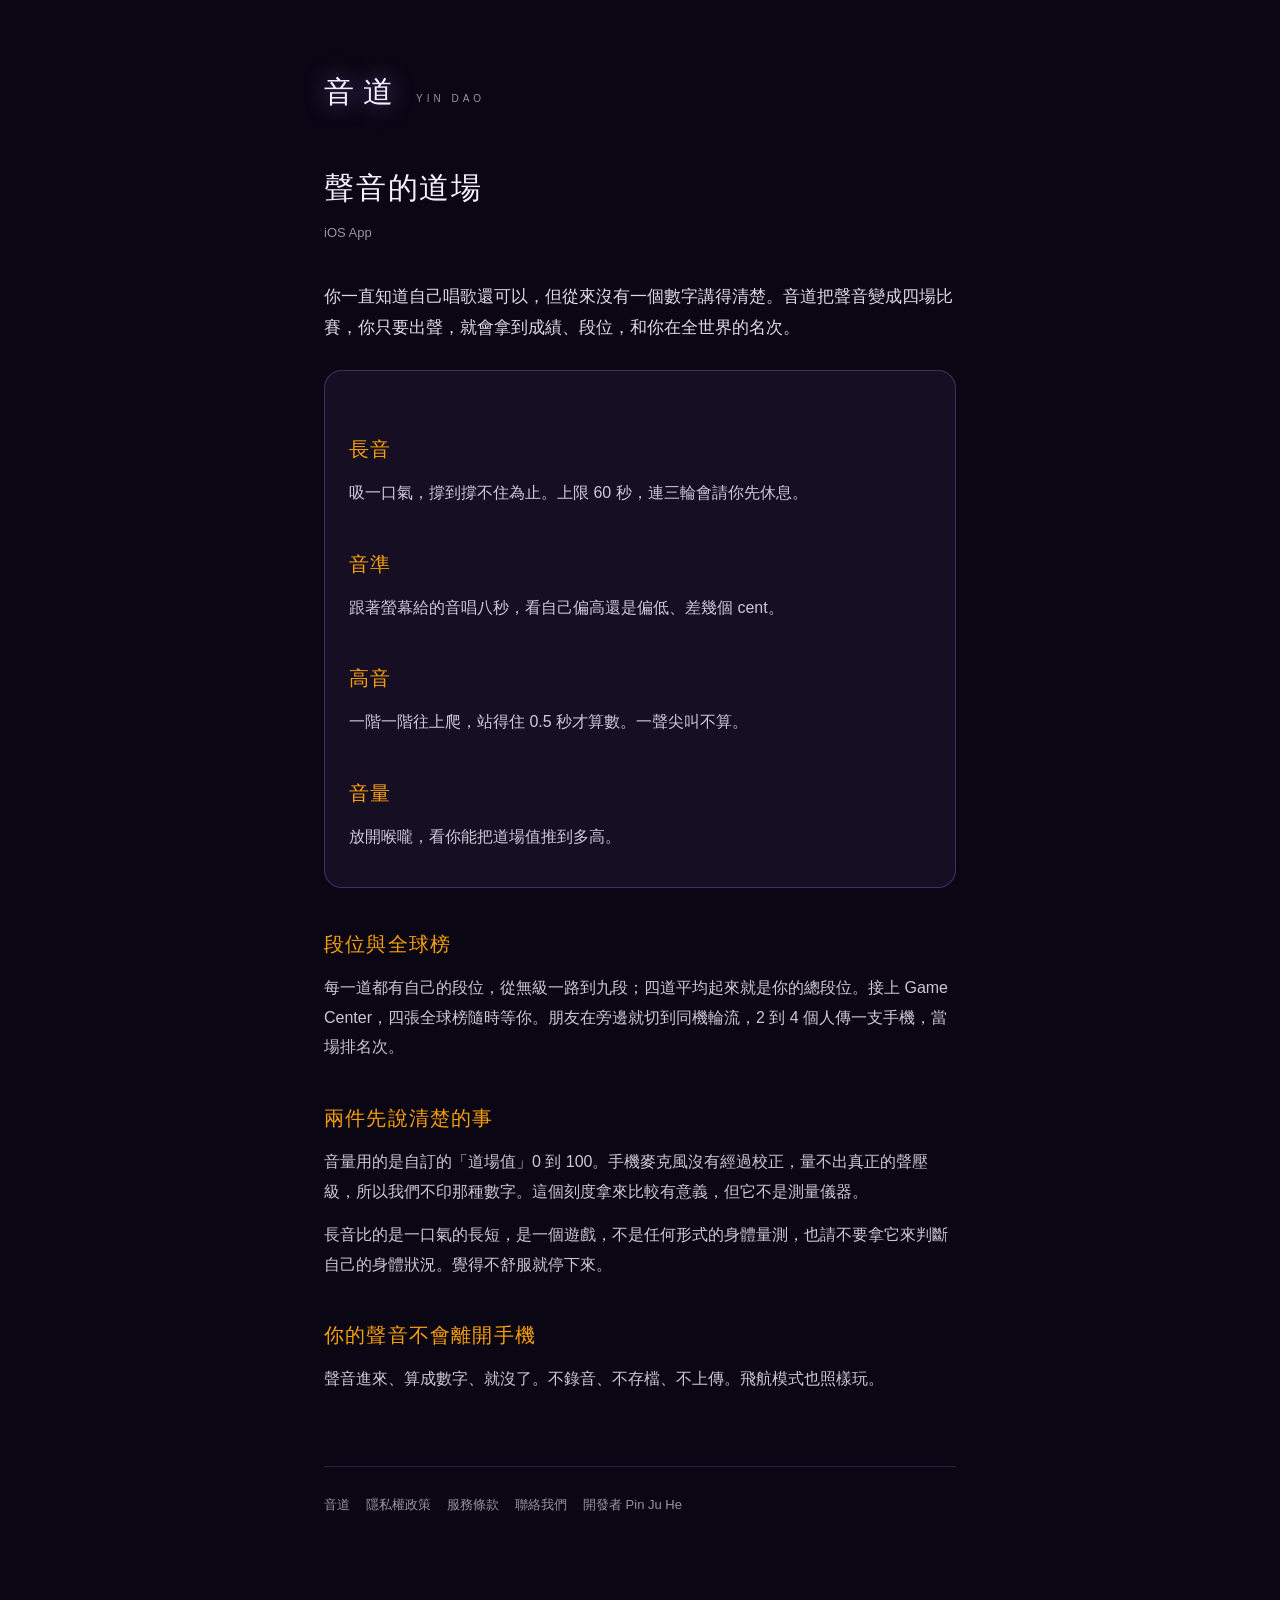
<file: index.html>
<!doctype html>
<html lang="zh-Hant">
<head>
<meta charset="utf-8">
<meta name="viewport" content="width=device-width,initial-scale=1">
<title>聲音的道場｜音道</title>
<meta name="description" content="一口氣能唱多久、唱得多準、能唱多高、能唱多大聲。四道競技、段位與全球榜。">
<meta property="og:title" content="聲音的道場｜音道">
<meta property="og:description" content="一口氣能唱多久、唱得多準、能唱多高、能唱多大聲。四道競技、段位與全球榜。">
<meta property="og:type" content="website">
<link rel="icon" href="./favicon.png" type="image/png">
<link rel="apple-touch-icon" href="./apple-touch-icon.png">
<link rel="canonical" href="https://clarkher.github.io/yin-dao-site/">
<link rel="stylesheet" href="./style.css">
</head>
<body><div class="wrap">
<header><span class="mark">音道</span><span class="lat">YIN DAO</span></header>
<h1>聲音的道場</h1>
<p class="updated">iOS App</p>
<p class="lead">你一直知道自己唱歌還可以，但從來沒有一個數字講得清楚。音道把聲音變成四場比賽，你只要出聲，就會拿到成績、段位，和你在全世界的名次。</p>
<div class="card">
<h2>長音</h2><p>吸一口氣，撐到撐不住為止。上限 60 秒，連三輪會請你先休息。</p>
<h2>音準</h2><p>跟著螢幕給的音唱八秒，看自己偏高還是偏低、差幾個 cent。</p>
<h2>高音</h2><p>一階一階往上爬，站得住 0.5 秒才算數。一聲尖叫不算。</p>
<h2>音量</h2><p>放開喉嚨，看你能把道場值推到多高。</p>
</div>
<h2>段位與全球榜</h2>
<p>每一道都有自己的段位，從無級一路到九段；四道平均起來就是你的總段位。接上 Game Center，四張全球榜隨時等你。朋友在旁邊就切到同機輪流，2 到 4 個人傳一支手機，當場排名次。</p>
<h2>兩件先說清楚的事</h2>
<p>音量用的是自訂的「道場值」0 到 100。手機麥克風沒有經過校正，量不出真正的聲壓級，所以我們不印那種數字。這個刻度拿來比較有意義，但它不是測量儀器。</p>
<p>長音比的是一口氣的長短，是一個遊戲，不是任何形式的身體量測，也請不要拿它來判斷自己的身體狀況。覺得不舒服就停下來。</p>
<h2>你的聲音不會離開手機</h2>
<p>聲音進來、算成數字、就沒了。不錄音、不存檔、不上傳。飛航模式也照樣玩。</p>
<footer><a href="./index.html">音道</a><a href="./privacy.html">隱私權政策</a><a href="./terms.html">服務條款</a><a href="./contact.html">聯絡我們</a><span>開發者 Pin Ju He</span></footer>
</div></body></html>
</file>
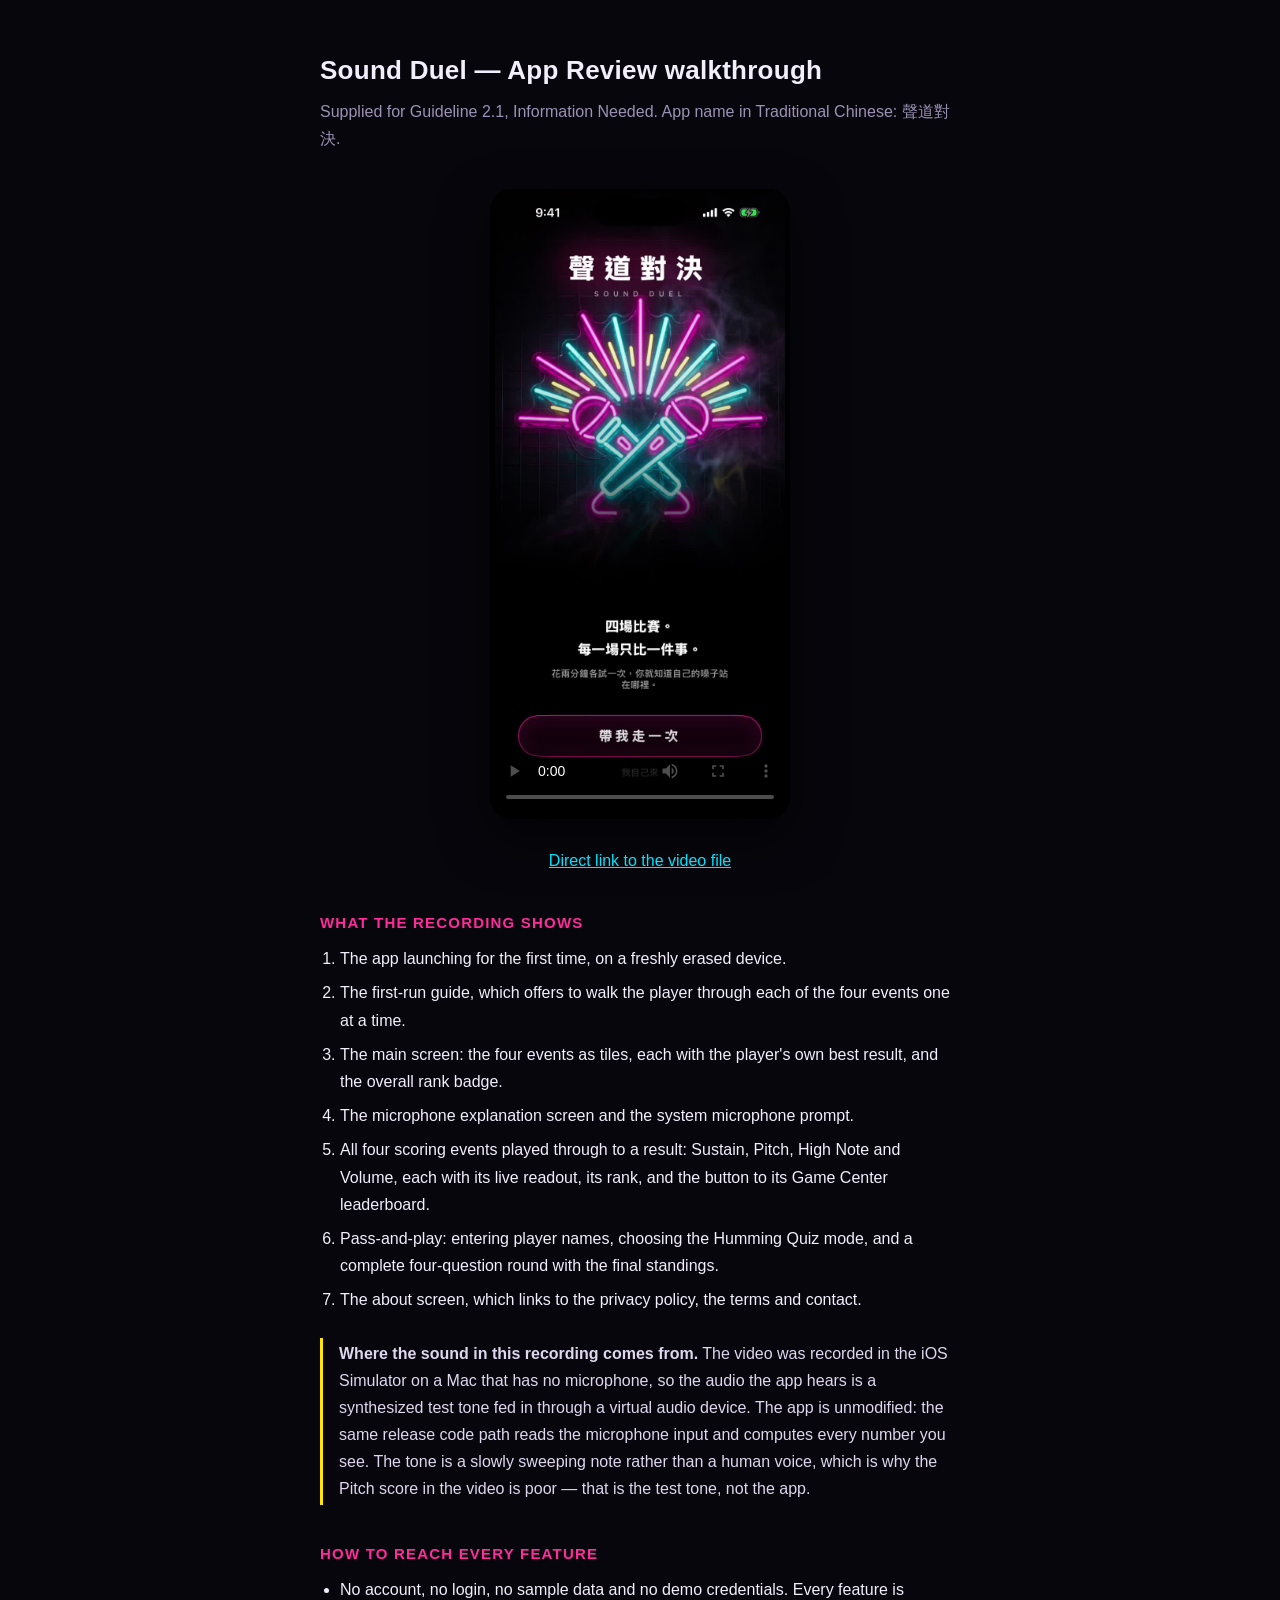
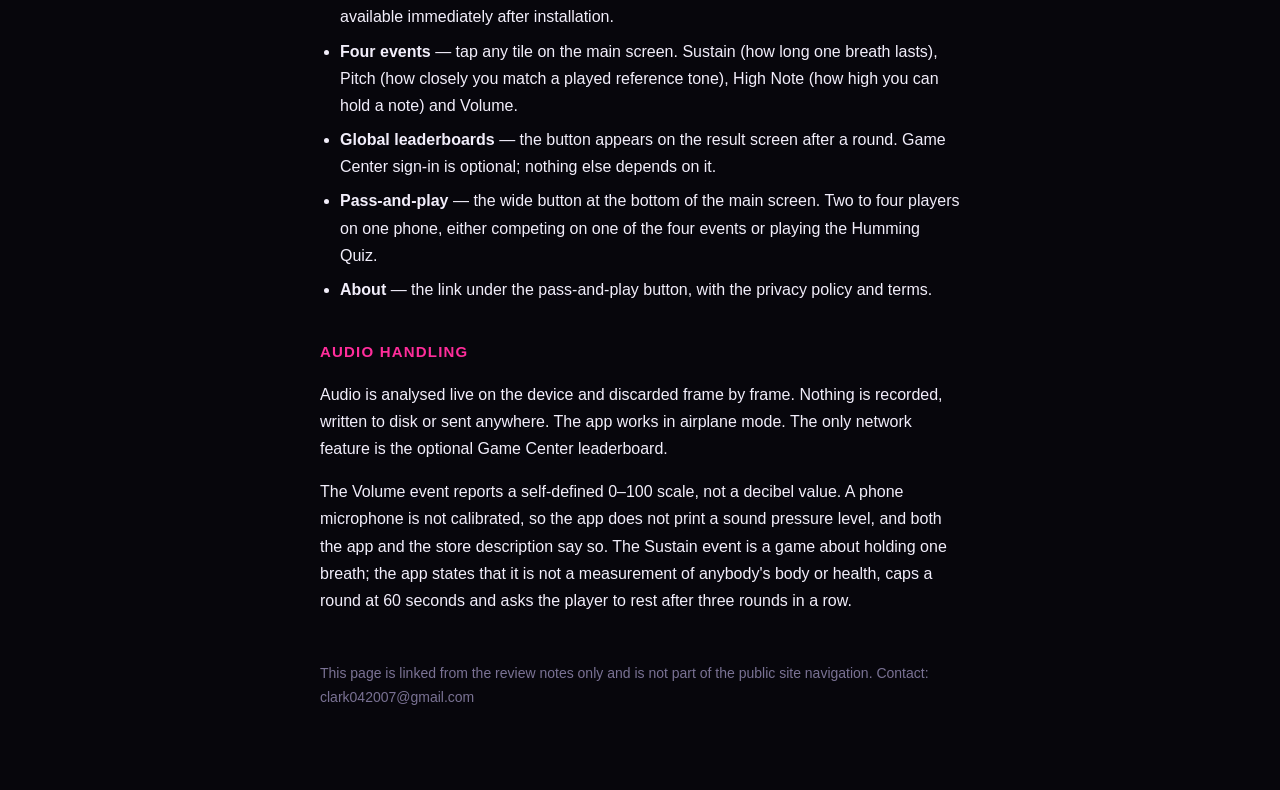
<file: review/index.html>
<!doctype html>
<html lang="en">
<head>
<meta charset="utf-8">
<meta name="viewport" content="width=device-width, initial-scale=1">
<meta name="robots" content="noindex, nofollow">
<link rel="icon" href="../favicon.png">
<title>Sound Duel — App Review walkthrough</title>
<style>
  :root { color-scheme: dark; }
  body {
    margin: 0;
    padding: 48px 20px 80px;
    background: #07060c;
    color: #f2eefb;
    font: 16px/1.7 -apple-system, BlinkMacSystemFont, "Segoe UI", Roboto, sans-serif;
  }
  main { max-width: 640px; margin: 0 auto; }
  h1 { font-size: 26px; margin: 0 0 6px; letter-spacing: .01em; }
  .sub { color: #9b93b5; margin: 0 0 36px; }
  video {
    width: 100%; max-width: 300px; max-height: 70vh; display: block;
    margin: 0 auto 28px; border-radius: 22px; background: #000;
    box-shadow: 0 18px 50px rgba(0,0,0,.6);
  }
  h2 { font-size: 15px; letter-spacing: .08em; text-transform: uppercase;
       color: #ff2d9b; margin: 36px 0 10px; }
  ol, ul { padding-left: 20px; margin: 0; }
  li { margin-bottom: 7px; }
  .note { border-left: 3px solid #ffe500; padding: 2px 0 2px 16px;
          color: #ded7ee; margin: 24px 0; }
  a { color: #00e5ff; }
  footer { margin-top: 48px; color: #7a7294; font-size: 14px; }
</style>
</head>
<body>
<main>
  <h1>Sound Duel — App Review walkthrough</h1>
  <p class="sub">Supplied for Guideline 2.1, Information Needed. App name in Traditional Chinese: 聲道對決.</p>

  <video controls playsinline preload="metadata" poster="poster.jpg"
         src="walkthrough.mp4"></video>
  <p style="text-align:center"><a href="walkthrough.mp4">Direct link to the video file</a></p>

  <h2>What the recording shows</h2>
  <ol>
    <li>The app launching for the first time, on a freshly erased device.</li>
    <li>The first-run guide, which offers to walk the player through each of the
        four events one at a time.</li>
    <li>The main screen: the four events as tiles, each with the player's own
        best result, and the overall rank badge.</li>
    <li>The microphone explanation screen and the system microphone prompt.</li>
    <li>All four scoring events played through to a result: Sustain, Pitch,
        High Note and Volume, each with its live readout, its rank, and the
        button to its Game Center leaderboard.</li>
    <li>Pass-and-play: entering player names, choosing the Humming Quiz mode,
        and a complete four-question round with the final standings.</li>
    <li>The about screen, which links to the privacy policy, the terms and
        contact.</li>
  </ol>

  <div class="note">
    <strong>Where the sound in this recording comes from.</strong>
    The video was recorded in the iOS Simulator on a Mac that has no microphone,
    so the audio the app hears is a synthesized test tone fed in through a
    virtual audio device. The app is unmodified: the same release code path
    reads the microphone input and computes every number you see. The tone is a
    slowly sweeping note rather than a human voice, which is why the Pitch score
    in the video is poor &mdash; that is the test tone, not the app.
  </div>

  <h2>How to reach every feature</h2>
  <ul>
    <li>No account, no login, no sample data and no demo credentials. Every
        feature is available immediately after installation.</li>
    <li><strong>Four events</strong> — tap any tile on the main screen. Sustain
        (how long one breath lasts), Pitch (how closely you match a played
        reference tone), High Note (how high you can hold a note) and Volume.</li>
    <li><strong>Global leaderboards</strong> — the button appears on the result
        screen after a round. Game Center sign-in is optional; nothing else
        depends on it.</li>
    <li><strong>Pass-and-play</strong> — the wide button at the bottom of the
        main screen. Two to four players on one phone, either competing on one
        of the four events or playing the Humming Quiz.</li>
    <li><strong>About</strong> — the link under the pass-and-play button, with
        the privacy policy and terms.</li>
  </ul>

  <h2>Audio handling</h2>
  <p>
    Audio is analysed live on the device and discarded frame by frame. Nothing
    is recorded, written to disk or sent anywhere. The app works in airplane
    mode. The only network feature is the optional Game Center leaderboard.
  </p>
  <p>
    The Volume event reports a self-defined 0&ndash;100 scale, not a decibel
    value. A phone microphone is not calibrated, so the app does not print a
    sound pressure level, and both the app and the store description say so.
    The Sustain event is a game about holding one breath; the app states that it
    is not a measurement of anybody's body or health, caps a round at 60 seconds
    and asks the player to rest after three rounds in a row.
  </p>

  <footer>
    This page is linked from the review notes only and is not part of the public
    site navigation. Contact: clark042007@gmail.com
  </footer>
</main>
</body>
</html>
</file>
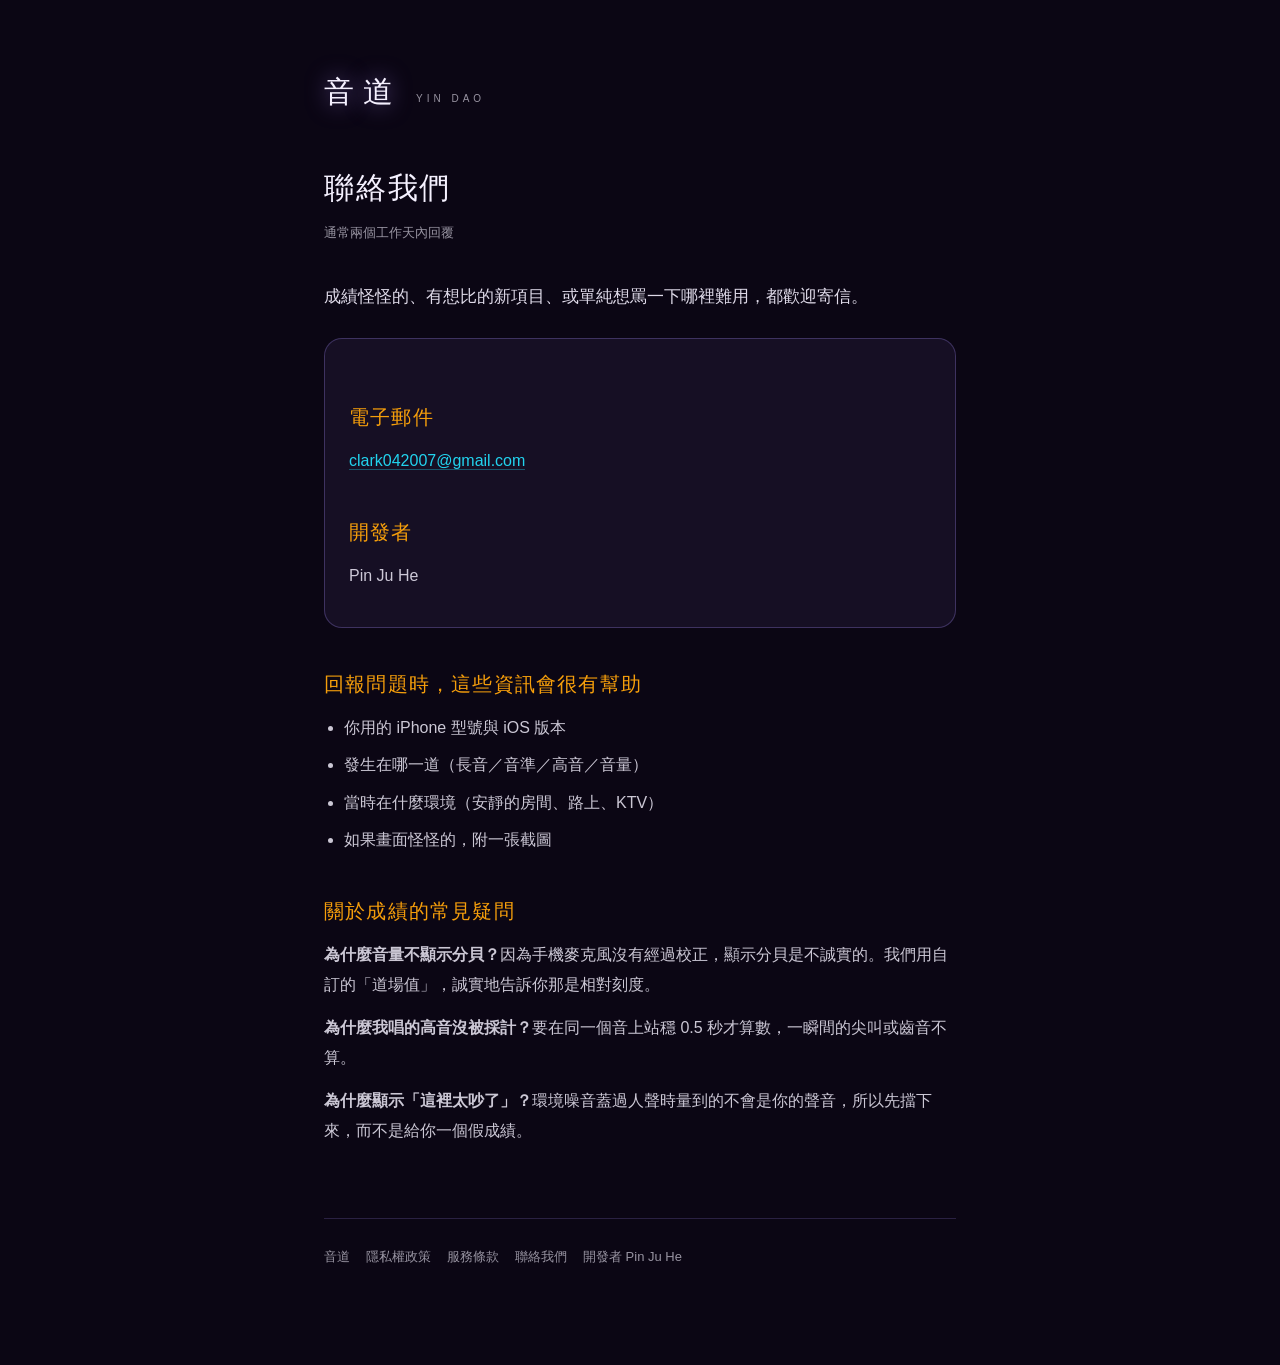
<file: contact.html>
<!doctype html>
<html lang="zh-Hant">
<head>
<meta charset="utf-8">
<meta name="viewport" content="width=device-width,initial-scale=1">
<title>聯絡我們｜音道</title>
<meta name="description" content="音道的意見回饋、問題回報與合作聯絡方式。">
<meta property="og:title" content="聯絡我們｜音道">
<meta property="og:description" content="音道的意見回饋、問題回報與合作聯絡方式。">
<meta property="og:type" content="website">
<link rel="icon" href="./favicon.png" type="image/png">
<link rel="apple-touch-icon" href="./apple-touch-icon.png">
<link rel="canonical" href="https://clarkher.github.io/yin-dao-site/contact.html">
<link rel="stylesheet" href="./style.css">
</head>
<body><div class="wrap">
<header><span class="mark">音道</span><span class="lat">YIN DAO</span></header>
<h1>聯絡我們</h1>
<p class="updated">通常兩個工作天內回覆</p>
<p class="lead">成績怪怪的、有想比的新項目、或單純想罵一下哪裡難用，都歡迎寄信。</p>
<div class="card">
<h2>電子郵件</h2>
<p><a href="mailto:clark042007@gmail.com">clark042007@gmail.com</a></p>
<h2>開發者</h2>
<p>Pin Ju He</p>
</div>
<h2>回報問題時，這些資訊會很有幫助</h2>
<ul>
<li>你用的 iPhone 型號與 iOS 版本</li>
<li>發生在哪一道（長音／音準／高音／音量）</li>
<li>當時在什麼環境（安靜的房間、路上、KTV）</li>
<li>如果畫面怪怪的，附一張截圖</li>
</ul>
<h2>關於成績的常見疑問</h2>
<p><strong>為什麼音量不顯示分貝？</strong>因為手機麥克風沒有經過校正，顯示分貝是不誠實的。我們用自訂的「道場值」，誠實地告訴你那是相對刻度。</p>
<p><strong>為什麼我唱的高音沒被採計？</strong>要在同一個音上站穩 0.5 秒才算數，一瞬間的尖叫或齒音不算。</p>
<p><strong>為什麼顯示「這裡太吵了」？</strong>環境噪音蓋過人聲時量到的不會是你的聲音，所以先擋下來，而不是給你一個假成績。</p>
<footer><a href="./index.html">音道</a><a href="./privacy.html">隱私權政策</a><a href="./terms.html">服務條款</a><a href="./contact.html">聯絡我們</a><span>開發者 Pin Ju He</span></footer>
</div></body></html>
</file>
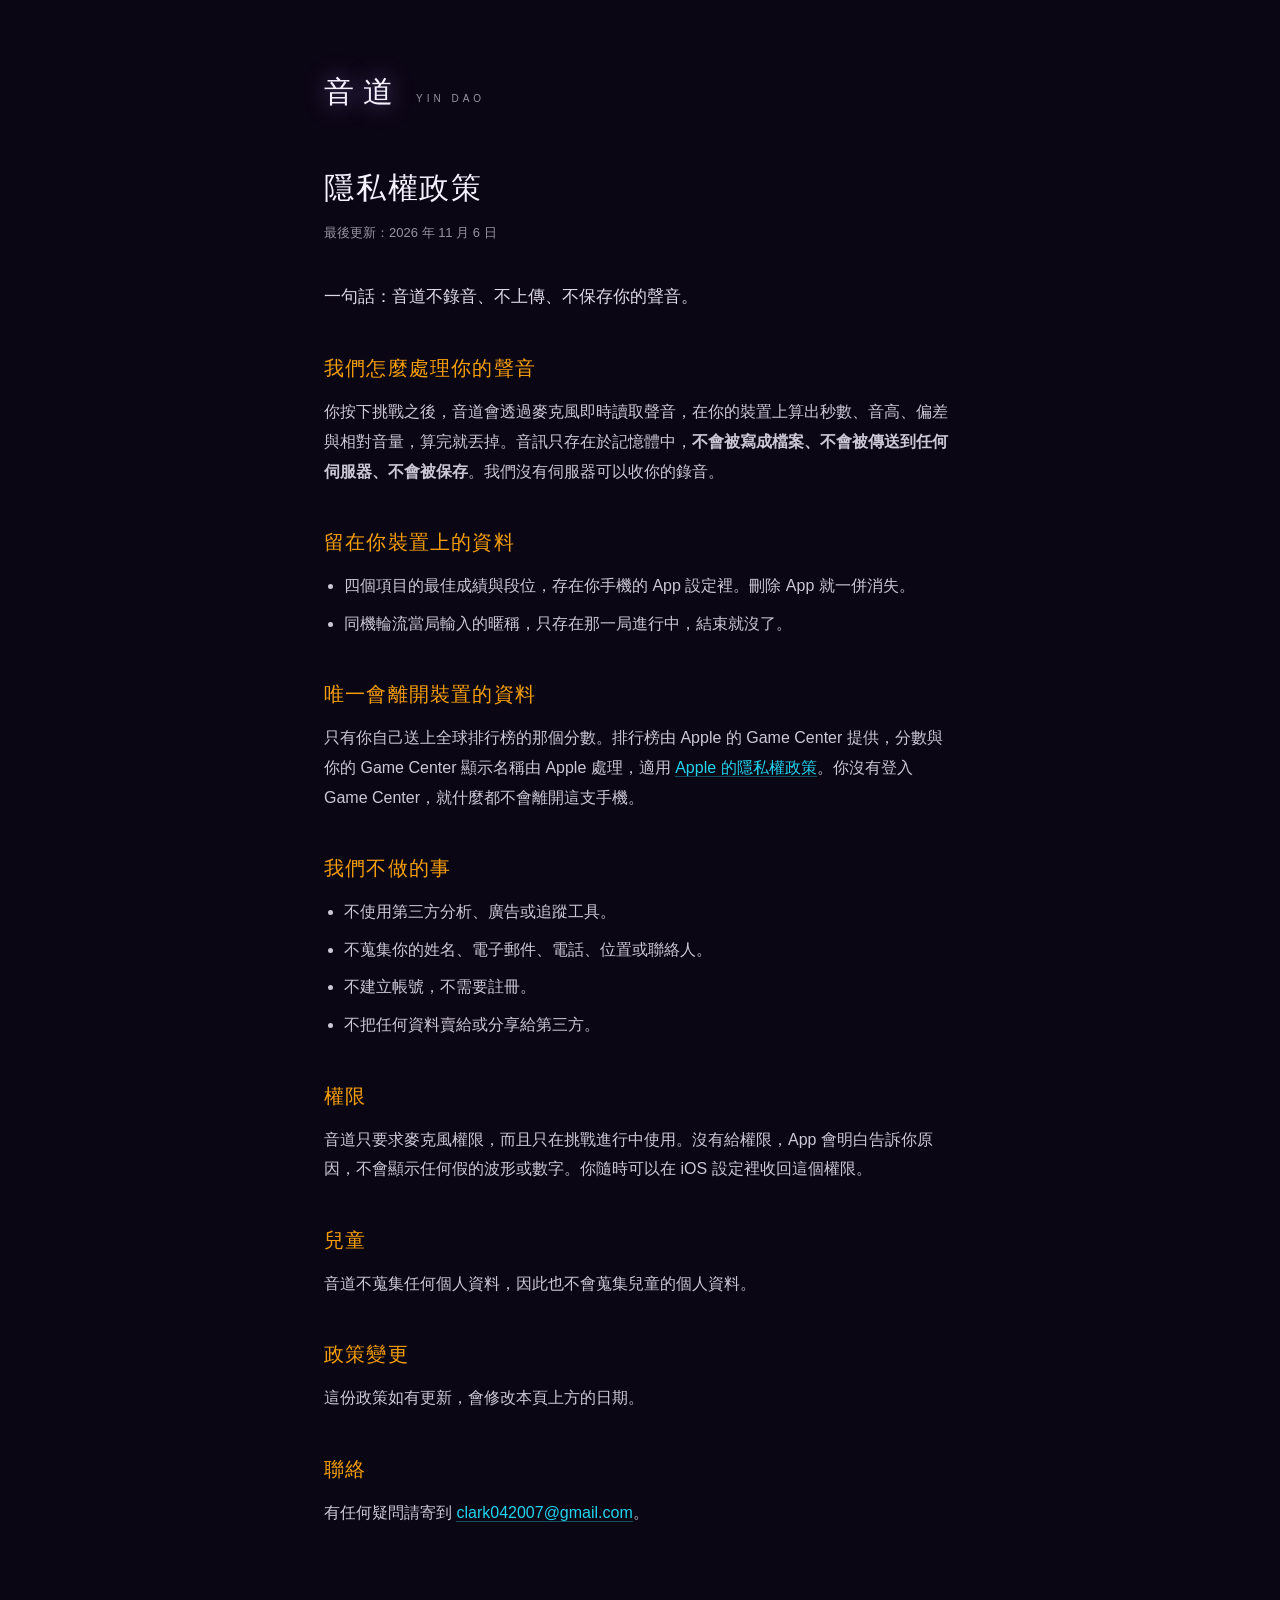
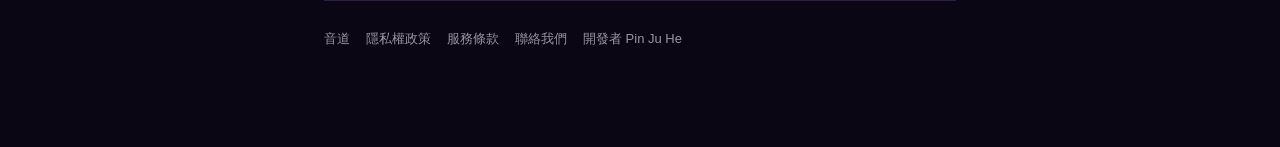
<file: privacy.html>
<!doctype html>
<html lang="zh-Hant">
<head>
<meta charset="utf-8">
<meta name="viewport" content="width=device-width,initial-scale=1">
<title>隱私權政策｜音道</title>
<meta name="description" content="音道不錄音、不上傳、不保存任何音訊，所有分析都在你的裝置上完成。">
<meta property="og:title" content="隱私權政策｜音道">
<meta property="og:description" content="音道不錄音、不上傳、不保存任何音訊，所有分析都在你的裝置上完成。">
<meta property="og:type" content="website">
<link rel="icon" href="./favicon.png" type="image/png">
<link rel="apple-touch-icon" href="./apple-touch-icon.png">
<link rel="canonical" href="https://clarkher.github.io/yin-dao-site/privacy.html">
<link rel="stylesheet" href="./style.css">
</head>
<body><div class="wrap">
<header><span class="mark">音道</span><span class="lat">YIN DAO</span></header>
<h1>隱私權政策</h1>
<p class="updated">最後更新：2026 年 11 月 6 日</p>
<p class="lead">一句話：音道不錄音、不上傳、不保存你的聲音。</p>
<h2>我們怎麼處理你的聲音</h2>
<p>你按下挑戰之後，音道會透過麥克風即時讀取聲音，在你的裝置上算出秒數、音高、偏差與相對音量，算完就丟掉。音訊只存在於記憶體中，<strong>不會被寫成檔案、不會被傳送到任何伺服器、不會被保存</strong>。我們沒有伺服器可以收你的錄音。</p>
<h2>留在你裝置上的資料</h2>
<ul>
<li>四個項目的最佳成績與段位，存在你手機的 App 設定裡。刪除 App 就一併消失。</li>
<li>同機輪流當局輸入的暱稱，只存在那一局進行中，結束就沒了。</li>
</ul>
<h2>唯一會離開裝置的資料</h2>
<p>只有你自己送上全球排行榜的那個分數。排行榜由 Apple 的 Game Center 提供，分數與你的 Game Center 顯示名稱由 Apple 處理，適用 <a href="https://www.apple.com/legal/privacy/" rel="noopener">Apple 的隱私權政策</a>。你沒有登入 Game Center，就什麼都不會離開這支手機。</p>
<h2>我們不做的事</h2>
<ul>
<li>不使用第三方分析、廣告或追蹤工具。</li>
<li>不蒐集你的姓名、電子郵件、電話、位置或聯絡人。</li>
<li>不建立帳號，不需要註冊。</li>
<li>不把任何資料賣給或分享給第三方。</li>
</ul>
<h2>權限</h2>
<p>音道只要求麥克風權限，而且只在挑戰進行中使用。沒有給權限，App 會明白告訴你原因，不會顯示任何假的波形或數字。你隨時可以在 iOS 設定裡收回這個權限。</p>
<h2>兒童</h2>
<p>音道不蒐集任何個人資料，因此也不會蒐集兒童的個人資料。</p>
<h2>政策變更</h2>
<p>這份政策如有更新，會修改本頁上方的日期。</p>
<h2>聯絡</h2>
<p>有任何疑問請寄到 <a href="mailto:clark042007@gmail.com">clark042007@gmail.com</a>。</p>
<footer><a href="./index.html">音道</a><a href="./privacy.html">隱私權政策</a><a href="./terms.html">服務條款</a><a href="./contact.html">聯絡我們</a><span>開發者 Pin Ju He</span></footer>
</div></body></html>
</file>
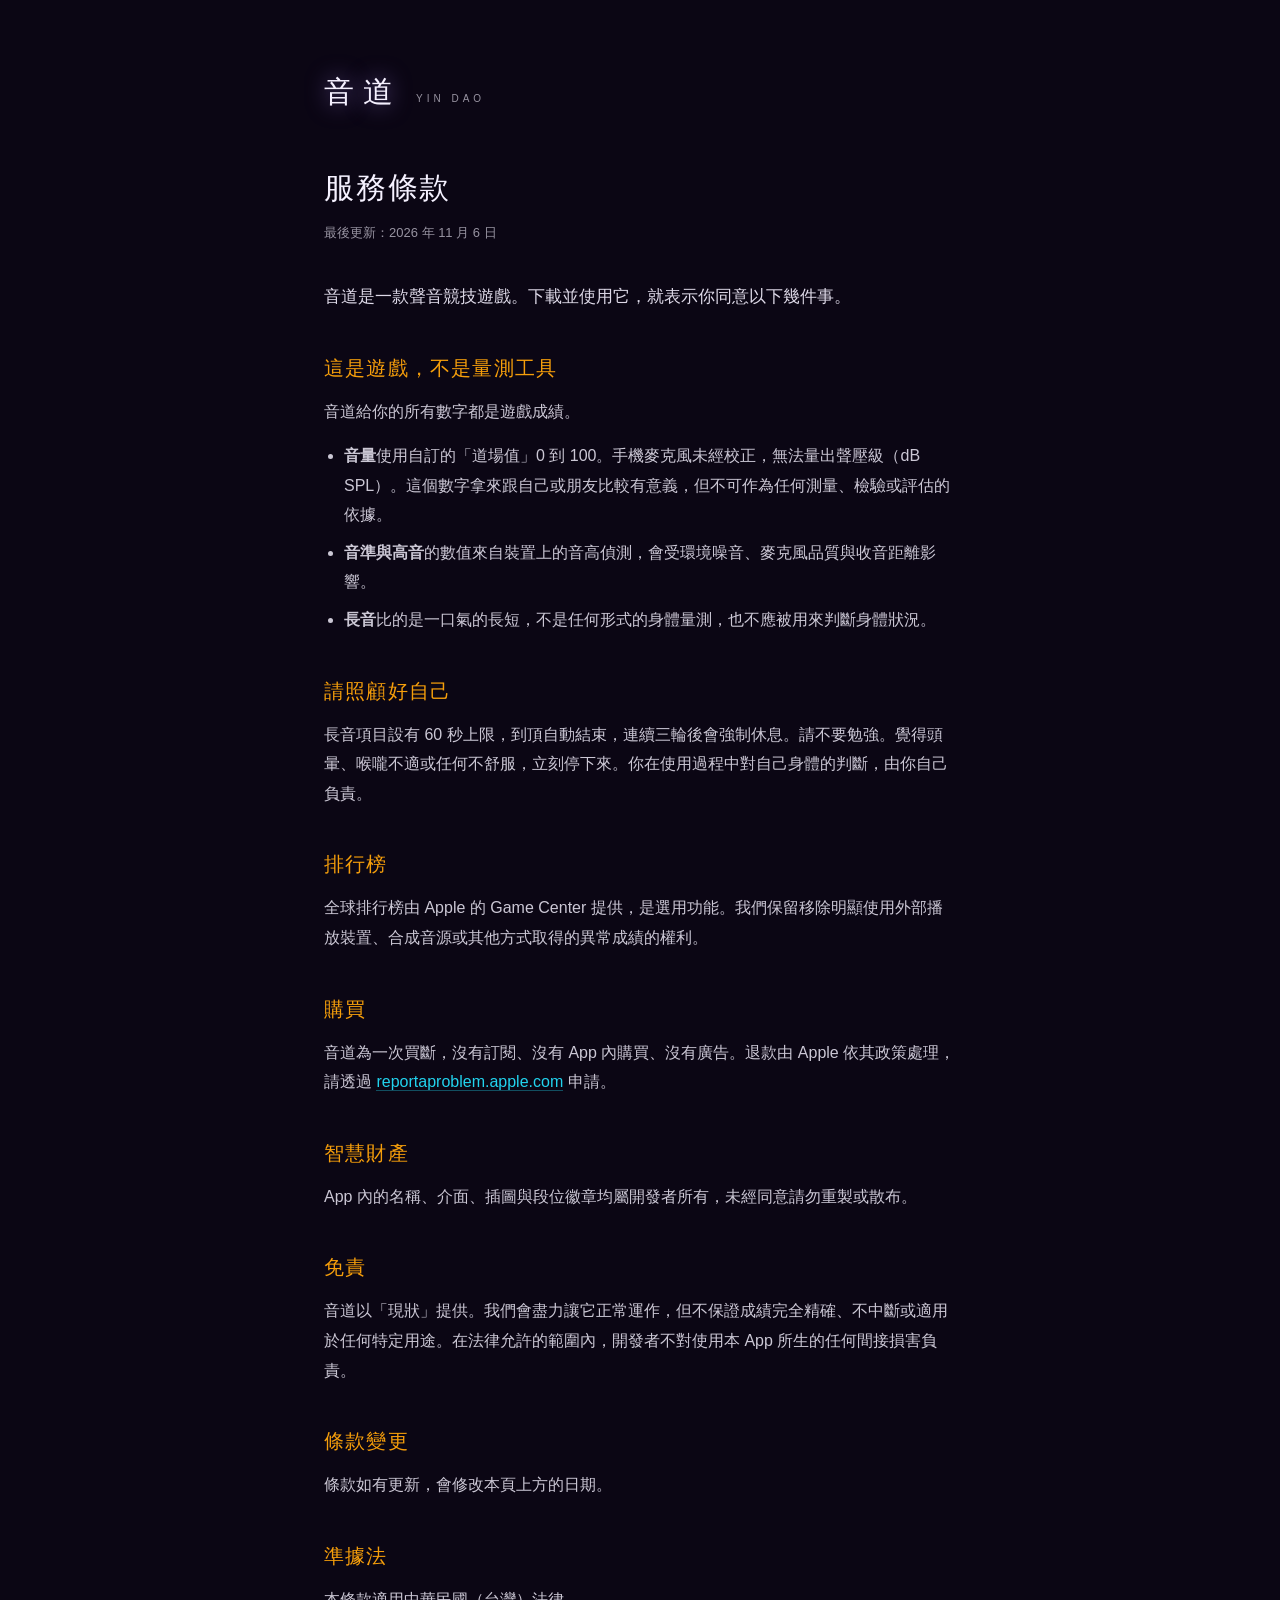
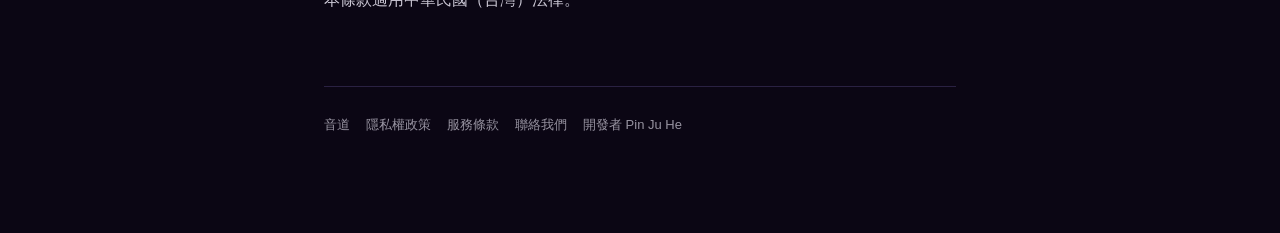
<file: terms.html>
<!doctype html>
<html lang="zh-Hant">
<head>
<meta charset="utf-8">
<meta name="viewport" content="width=device-width,initial-scale=1">
<title>服務條款｜音道</title>
<meta name="description" content="使用音道前請先看過這幾件事。">
<meta property="og:title" content="服務條款｜音道">
<meta property="og:description" content="使用音道前請先看過這幾件事。">
<meta property="og:type" content="website">
<link rel="icon" href="./favicon.png" type="image/png">
<link rel="apple-touch-icon" href="./apple-touch-icon.png">
<link rel="canonical" href="https://clarkher.github.io/yin-dao-site/terms.html">
<link rel="stylesheet" href="./style.css">
</head>
<body><div class="wrap">
<header><span class="mark">音道</span><span class="lat">YIN DAO</span></header>
<h1>服務條款</h1>
<p class="updated">最後更新：2026 年 11 月 6 日</p>
<p class="lead">音道是一款聲音競技遊戲。下載並使用它，就表示你同意以下幾件事。</p>
<h2>這是遊戲，不是量測工具</h2>
<p>音道給你的所有數字都是遊戲成績。</p>
<ul>
<li><strong>音量</strong>使用自訂的「道場值」0 到 100。手機麥克風未經校正，無法量出聲壓級（dB SPL）。這個數字拿來跟自己或朋友比較有意義，但不可作為任何測量、檢驗或評估的依據。</li>
<li><strong>音準與高音</strong>的數值來自裝置上的音高偵測，會受環境噪音、麥克風品質與收音距離影響。</li>
<li><strong>長音</strong>比的是一口氣的長短，不是任何形式的身體量測，也不應被用來判斷身體狀況。</li>
</ul>
<h2>請照顧好自己</h2>
<p>長音項目設有 60 秒上限，到頂自動結束，連續三輪後會強制休息。請不要勉強。覺得頭暈、喉嚨不適或任何不舒服，立刻停下來。你在使用過程中對自己身體的判斷，由你自己負責。</p>
<h2>排行榜</h2>
<p>全球排行榜由 Apple 的 Game Center 提供，是選用功能。我們保留移除明顯使用外部播放裝置、合成音源或其他方式取得的異常成績的權利。</p>
<h2>購買</h2>
<p>音道為一次買斷，沒有訂閱、沒有 App 內購買、沒有廣告。退款由 Apple 依其政策處理，請透過 <a href="https://reportaproblem.apple.com" rel="noopener">reportaproblem.apple.com</a> 申請。</p>
<h2>智慧財產</h2>
<p>App 內的名稱、介面、插圖與段位徽章均屬開發者所有，未經同意請勿重製或散布。</p>
<h2>免責</h2>
<p>音道以「現狀」提供。我們會盡力讓它正常運作，但不保證成績完全精確、不中斷或適用於任何特定用途。在法律允許的範圍內，開發者不對使用本 App 所生的任何間接損害負責。</p>
<h2>條款變更</h2>
<p>條款如有更新，會修改本頁上方的日期。</p>
<h2>準據法</h2>
<p>本條款適用中華民國（台灣）法律。</p>
<footer><a href="./index.html">音道</a><a href="./privacy.html">隱私權政策</a><a href="./terms.html">服務條款</a><a href="./contact.html">聯絡我們</a><span>開發者 Pin Ju He</span></footer>
</div></body></html>
</file>
<file: style.css>
:root{
  --ink:#0B0614; --violet:#A78BFA; --cyan:#22D3EE; --gold:#F59E0B;
  --paper:#F5F1FF; --muted:rgba(245,241,255,.6);
}
*{box-sizing:border-box;margin:0;padding:0}
body{
  background:var(--ink); color:var(--paper); line-height:1.85;
  font-family:"PingFang TC","Noto Sans TC","Heiti TC",-apple-system,BlinkMacSystemFont,sans-serif;
  -webkit-font-smoothing:antialiased;
}
.wrap{max-width:680px;margin:0 auto;padding:64px 24px 96px}
header{display:flex;align-items:baseline;gap:14px;margin-bottom:8px}
.mark{font-family:"Songti TC","Noto Serif TC",serif;font-size:30px;letter-spacing:.3em;
      text-shadow:0 0 22px rgba(167,139,250,.6)}
.lat{font-size:10px;letter-spacing:.4em;color:var(--muted)}
h1{font-family:"Songti TC","Noto Serif TC",serif;font-size:30px;font-weight:500;
   margin:40px 0 6px;letter-spacing:.06em}
.updated{color:var(--muted);font-size:13px;margin-bottom:36px}
h2{font-family:"Songti TC","Noto Serif TC",serif;font-size:20px;font-weight:500;
   color:var(--gold);margin:38px 0 10px;letter-spacing:.06em}
p{color:rgba(245,241,255,.82);margin-bottom:14px}
ul{margin:0 0 14px 20px;color:rgba(245,241,255,.82)}
li{margin-bottom:8px}
a{color:var(--cyan);text-decoration:none;border-bottom:1px solid rgba(34,211,238,.35)}
a:hover{border-bottom-color:var(--cyan)}
.lead{font-size:17px;color:rgba(245,241,255,.9)}
.card{border:1px solid rgba(167,139,250,.28);background:rgba(167,139,250,.07);
      border-radius:18px;padding:22px 24px;margin:26px 0}
.note{color:var(--muted);font-size:14px}
footer{margin-top:72px;padding-top:26px;border-top:1px solid rgba(167,139,250,.2);
       color:var(--muted);font-size:13px;display:flex;flex-wrap:wrap;gap:16px}
footer a{border:0;color:var(--muted)}
footer a:hover{color:var(--cyan)}
@media (max-width:520px){ .wrap{padding:44px 20px 72px} h1{font-size:25px} }
</file>
